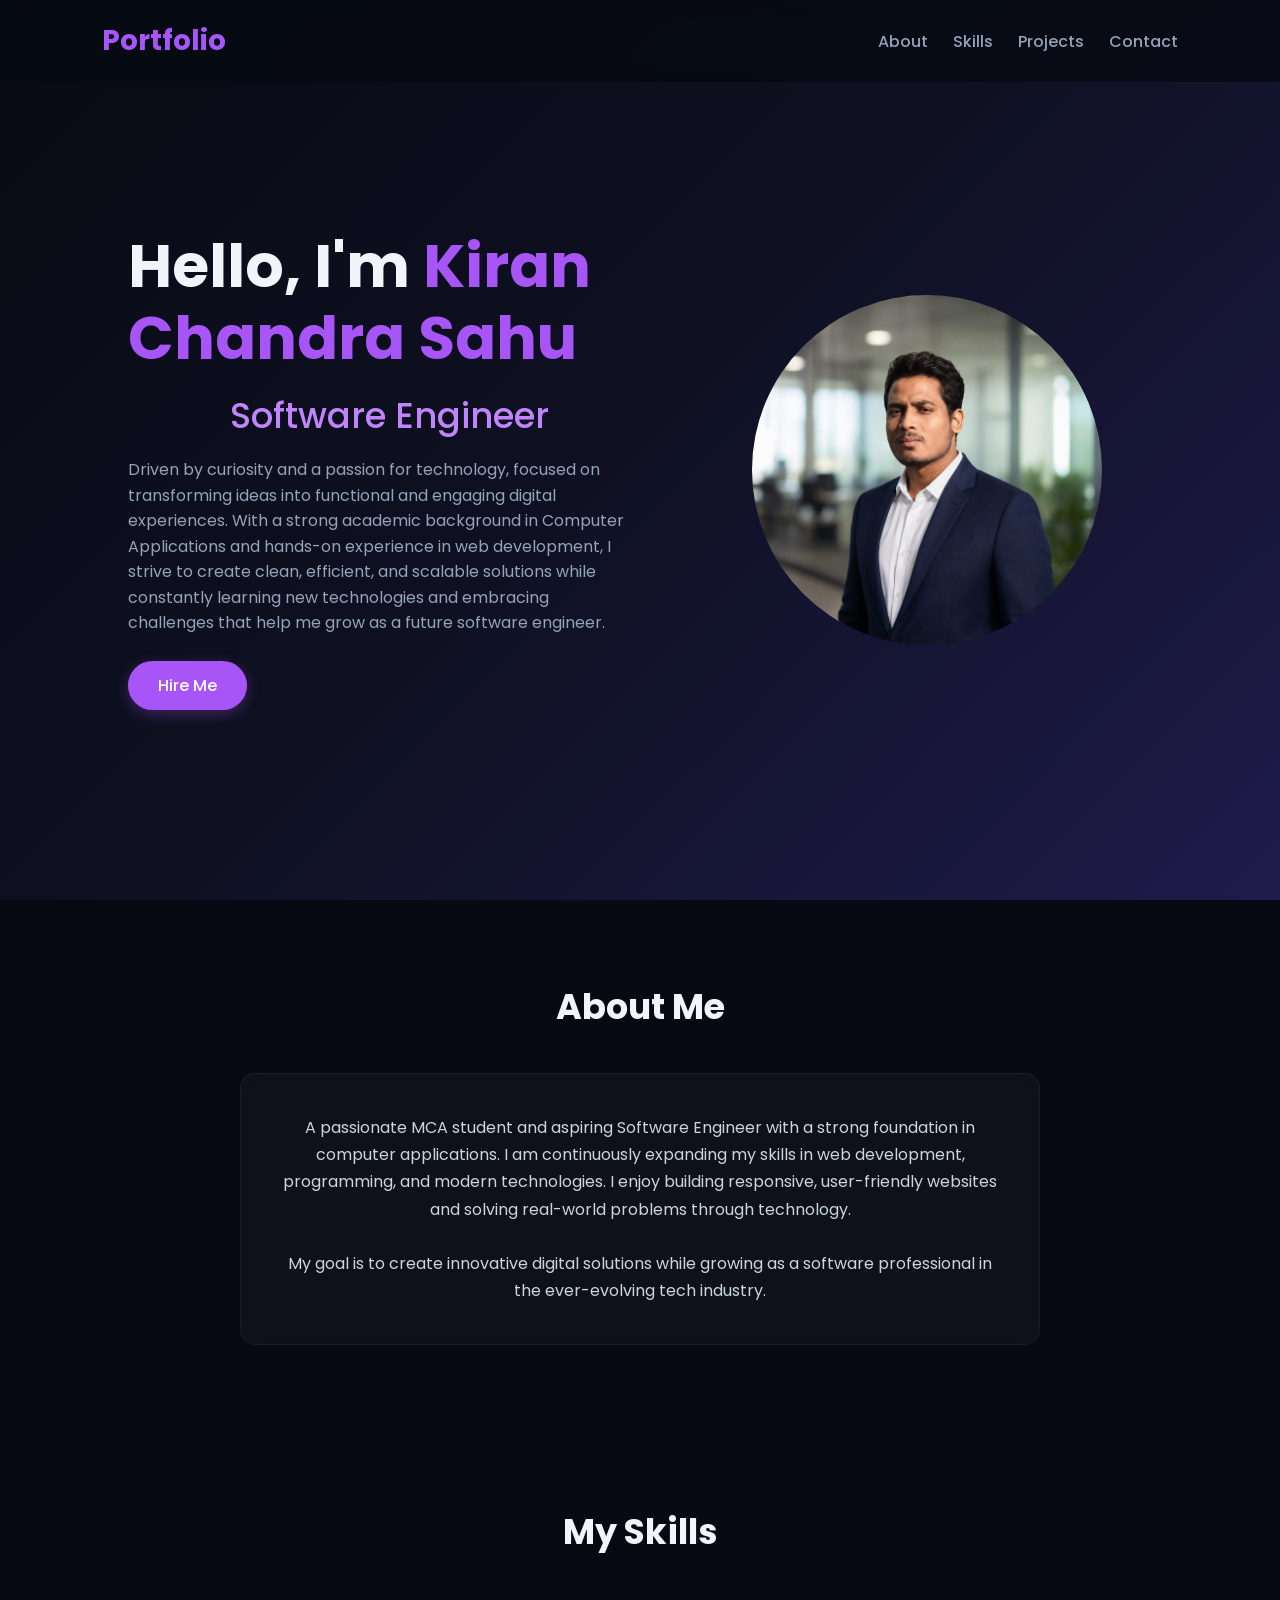
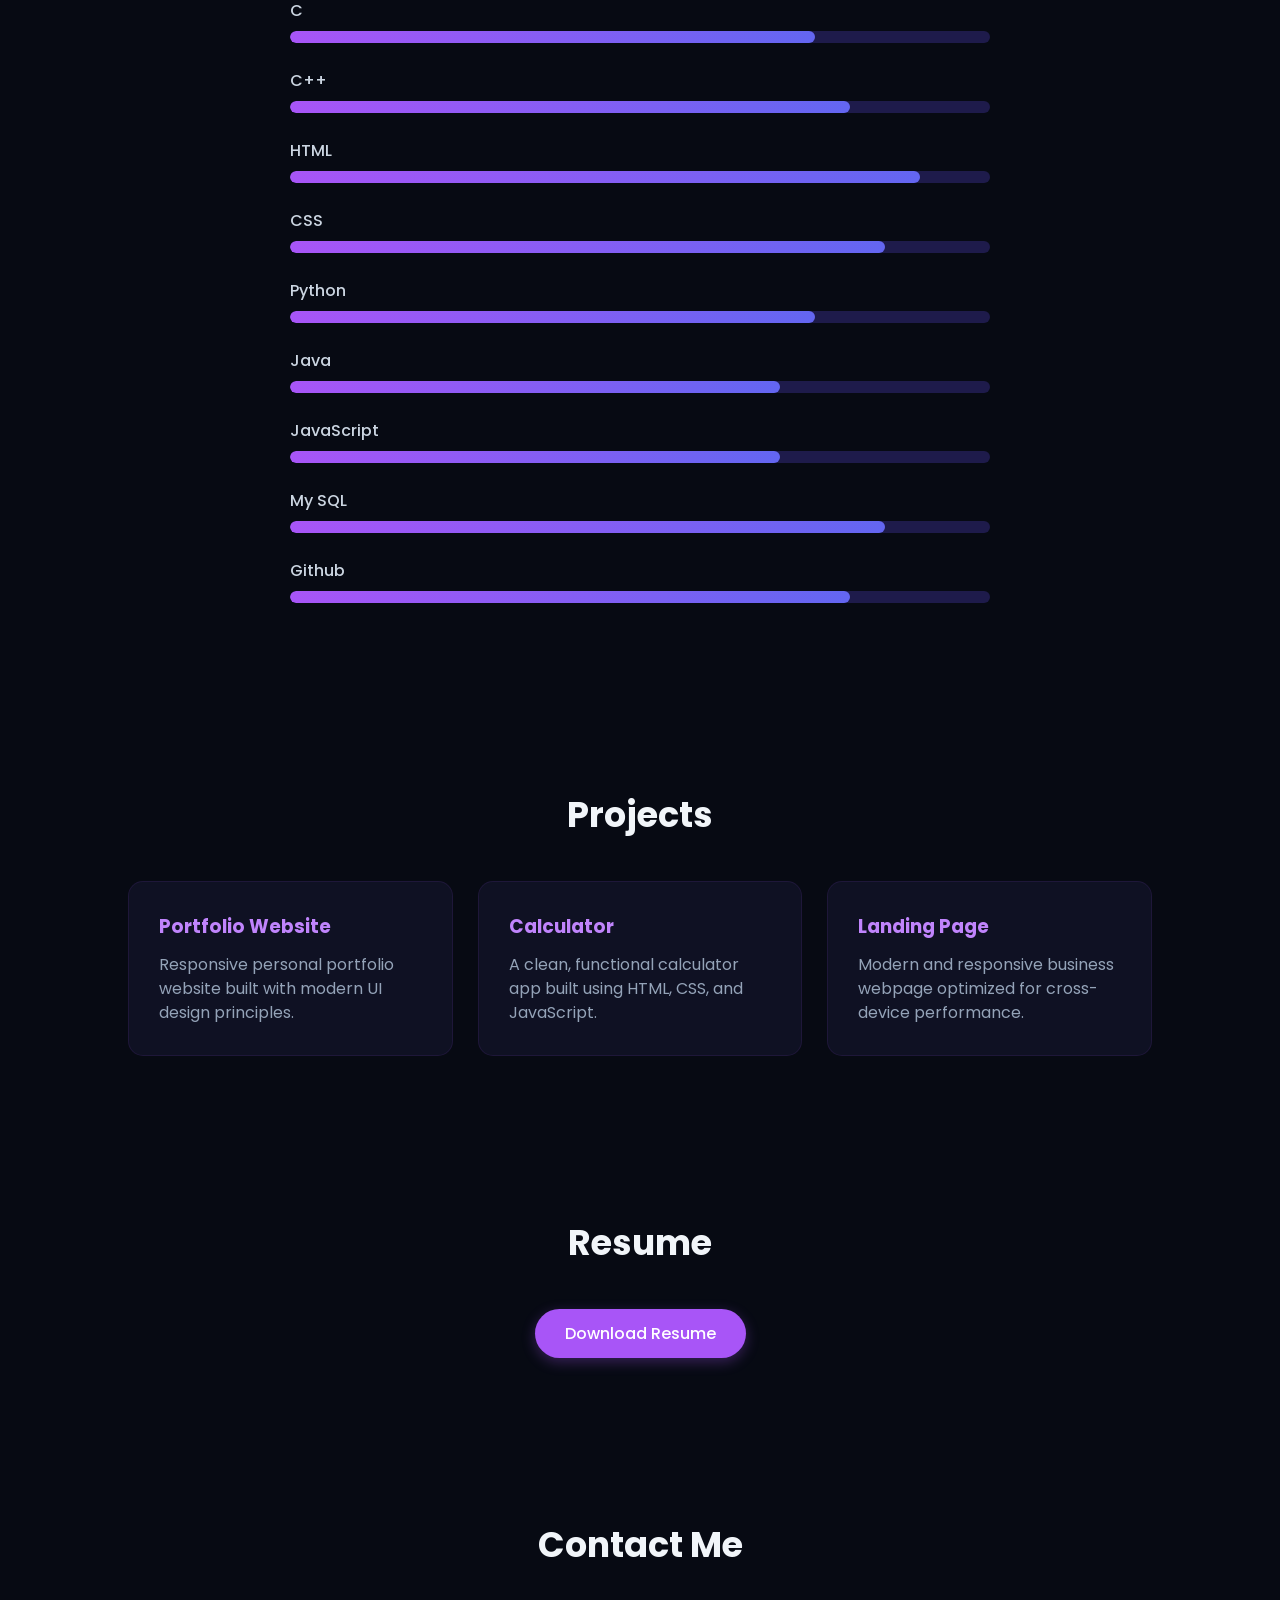
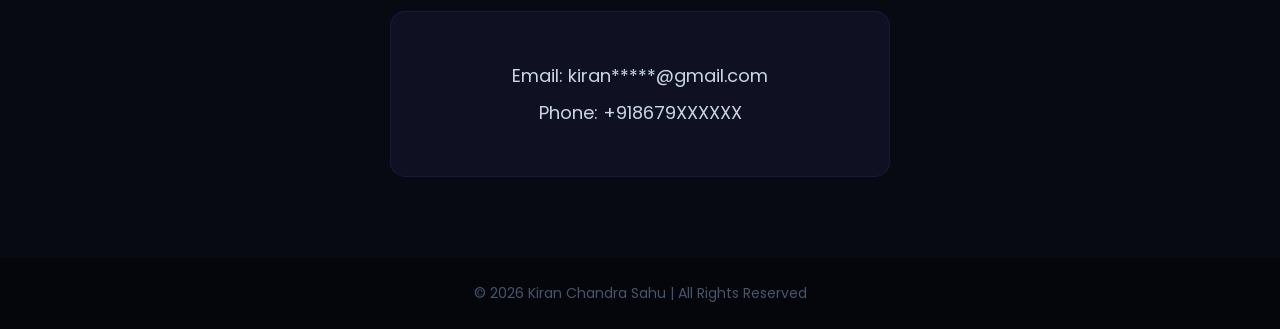
<file: CODSOFT/Task1/index.html>
<!DOCTYPE html>
<html lang="en">
<head>
    <meta charset="UTF-8">
    <meta name="viewport" content="width=device-width, initial-scale=1.0">
    <title>My Portfolio</title>
    <link rel="stylesheet" href="style.css">
    <link href="https://fonts.googleapis.com/css2?family=Poppins:wght@300;400;500;600;700&display=swap" rel="stylesheet">
</head>
<body>

    <header>
        <div class="logo">Portfolio</div>
        <nav>
            <a href="#about">About</a>
            <a href="#skills">Skills</a>
            <a href="#projects">Projects</a>
            <a href="#contact">Contact</a>
        </nav>
    </header>

    <section class="hero">
        <div class="hero-text">
            <h1>Hello, I'm <span>Kiran Chandra Sahu</span></h1>
            <h2>Software Engineer</h2>
            <p>
                Driven by curiosity and a passion for technology, focused on transforming
                ideas into functional and engaging digital experiences. With a strong
                academic background in Computer Applications and hands-on experience in
                web development, I strive to create clean, efficient, and scalable
                solutions while constantly learning new technologies and embracing
                challenges that help me grow as a future software engineer.
            </p>
            <a href="#contact" class="btn">Hire Me</a>
        </div>
        <div class="hero-image">
            <img src="img.jpeg" alt="Kiran Chandra Sahu">
        </div>
    </section>

    <section id="about" class="about">
        <h2>About Me</h2>
        <div class="about-card">
            <p>
                A passionate MCA student and aspiring Software Engineer with a
                strong foundation in computer applications. I am continuously expanding
                my skills in web development, programming, and modern technologies.
                I enjoy building responsive, user-friendly websites and solving
                real-world problems through technology.
                <br><br>
                My goal is to create innovative digital solutions while growing as a
                software professional in the ever-evolving tech industry.
            </p>
        </div>
    </section>

    <section id="skills" class="skills">
        <h2>My Skills</h2>
        <div class="skills-container">
            <div class="skill">
                <p>C</p>
                <div class="bar"><span class="c"></span></div>
            </div>

            <div class="skill">
                <p>C++</p>
                <div class="bar"><span class="cpp"></span></div>
            </div>

            <div class="skill">
                <p>HTML</p>
                <div class="bar"><span class="html"></span></div>
            </div>

            <div class="skill">
                <p>CSS</p>
                <div class="bar"><span class="css"></span></div>
            </div>

            <div class="skill">
                <p>Python</p>
                <div class="bar"><span class="python"></span></div>
            </div>

            <div class="skill">
                <p>Java</p>
                <div class="bar"><span class="java"></span></div>
            </div>

            <div class="skill">
                <p>JavaScript</p>
                <div class="bar"><span class="js"></span></div>
            </div>

            <div class="skill">
                <p>My SQL</p>
                <div class="bar"><span class="mysql"></span></div>
            </div>

            <div class="skill">
                <p>Github</p>
                <div class="bar"><span class="github"></span></div>
            </div>
        </div>
    </section>

    <section id="projects" class="projects">
        <h2>Projects</h2>
        <div class="project-container">
            <div class="project-card">
                <h3>Portfolio Website</h3>
                <p>Responsive personal portfolio website built with modern UI design principles.</p>
            </div>
            <div class="project-card">
                <h3>Calculator</h3>
                <p>A clean, functional calculator app built using HTML, CSS, and JavaScript.</p>
            </div>
            <div class="project-card">
                <h3>Landing Page</h3>
                <p>Modern and responsive business webpage optimized for cross-device performance.</p>
            </div>
        </div>
    </section>

    <section class="resume">
        <h2>Resume</h2>
        <a href="Resume.pdf" class="btn" download>
            Download Resume
        </a>
    </section>

    <section id="contact" class="contact">
        <h2>Contact Me</h2>
        <div class="contact-box">
            <p>Email: kiran*****@gmail.com</p>
            <p>Phone: +918679XXXXXX</p>
        </div>
    </section>

    <footer>
        <p>&copy; 2026 Kiran Chandra Sahu | All Rights Reserved</p>
    </footer>

</body>
</html>
</file>
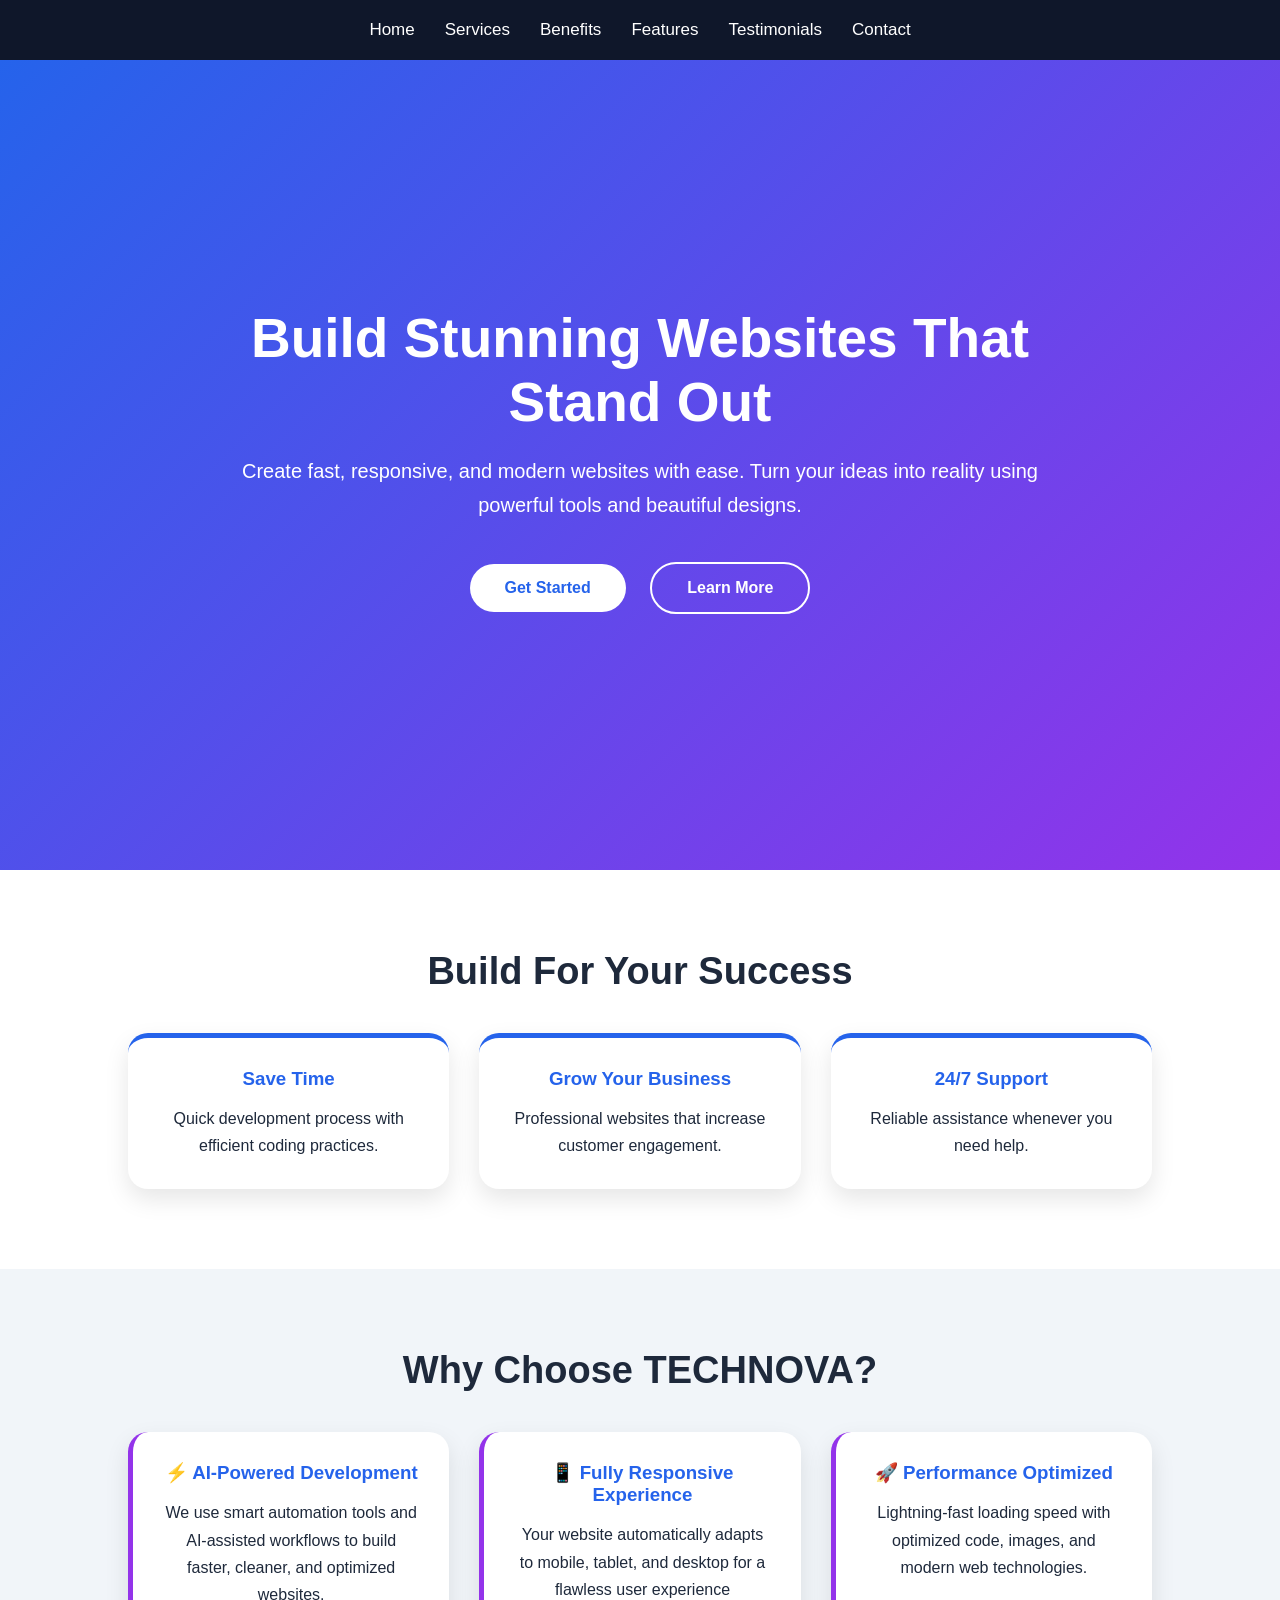
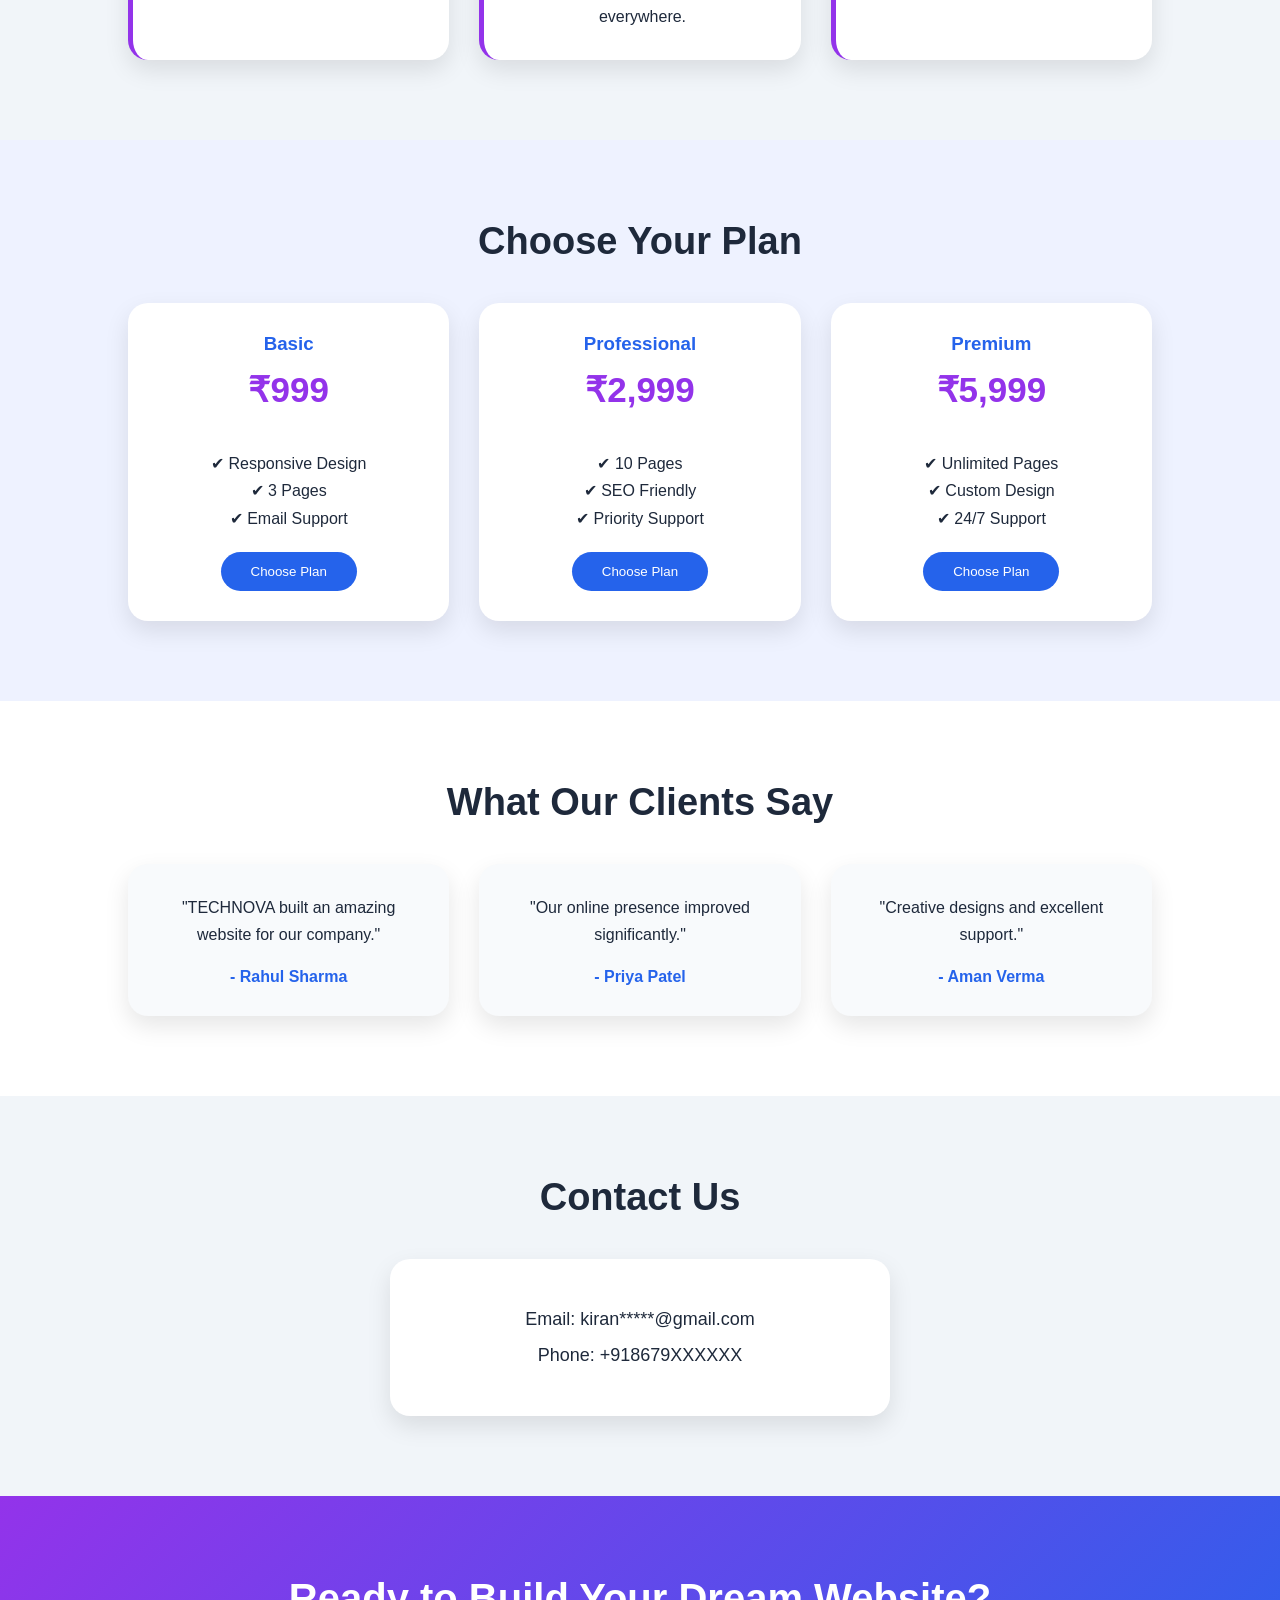
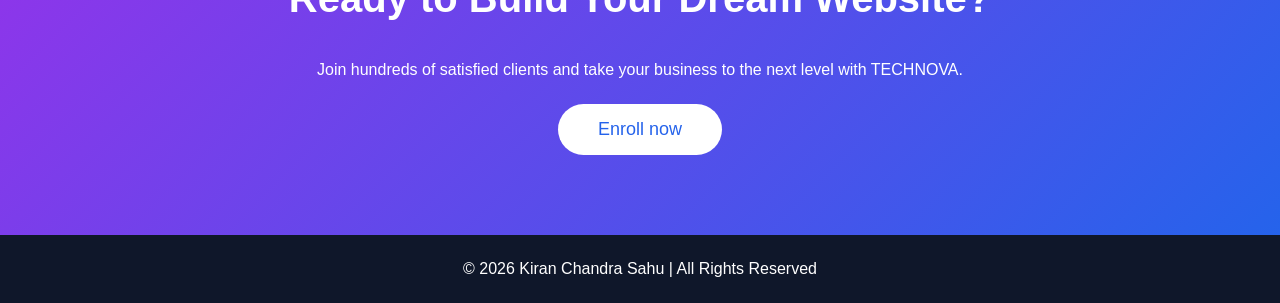
<file: CODSOFT/Task2/index.html>
<!DOCTYPE html>
<html lang="en">

<head>
    <meta charset="UTF-8">
    <meta name="viewport" content="width=device-width, initial-scale=1.0">
    <title>Creative Landing Page By Kiran</title>

    <link rel="stylesheet" href="style.css">
</head>

<body>

    <nav>
        <a href="#home">Home</a>
        <a href="#services">Services</a>
        <a href="#benefits">Benefits</a>
        <a href="#features">Features</a>
        <a href="#testimonials">Testimonials</a>
        <a href="#contact">Contact</a>
    </nav>

    <section class="hero">
    <div class="hero-content">
        <h1>Build Stunning Websites That Stand Out</h1>

        <p>
            Create fast, responsive, and modern websites with ease.
            Turn your ideas into reality using powerful tools and beautiful designs.
        </p>

        <div class="hero-buttons">
            <a href="#get-started" class="btn btn-primary">Get Started</a>
            <a href="#learn-more" class="btn btn-secondary">Learn More</a>
        </div>
    </div>
</section>

    <section class="benefits" id="benefits">
        <h2>Build For Your Success</h2>

        <div class="cards">

            <div class="card">
                <h3>Save Time</h3>
                <p>Quick development process with efficient coding practices.</p>
            </div>

            <div class="card">
                <h3>Grow Your Business</h3>
                <p>Professional websites that increase customer engagement.</p>
            </div>

            <div class="card">
                <h3>24/7 Support</h3>
                <p>Reliable assistance whenever you need help.</p>
            </div>

        </div>
    </section>

    <section class="features" id="features">

    <h2>Why Choose TECHNOVA?</h2>

    <div class="cards">

        <div class="card">
            <h3>⚡ AI-Powered Development</h3>
            <p>
                We use smart automation tools and AI-assisted workflows
                to build faster, cleaner, and optimized websites.
            </p>
        </div>

        <div class="card">
            <h3>📱 Fully Responsive Experience</h3>
            <p>
                Your website automatically adapts to mobile, tablet,
                and desktop for a flawless user experience everywhere.
            </p>
        </div>

        <div class="card">
            <h3>🚀 Performance Optimized</h3>
            <p>
                Lightning-fast loading speed with optimized code,
                images, and modern web technologies.
            </p>
        </div>

    </div>

</section>

    <section class="services" id="services">

    <h2>Choose Your Plan</h2>

    <div class="cards">

        <div class="card">
            <h3>Basic</h3>
            <h2>₹999</h2>
            <p>✔ Responsive Design</p>
            <p>✔ 3 Pages</p>
            <p>✔ Email Support</p>
            <button>Choose Plan</button>
        </div>

        <div class="card">
            <h3>Professional</h3>
            <h2>₹2,999</h2>
            <p>✔ 10 Pages</p>
            <p>✔ SEO Friendly</p>
            <p>✔ Priority Support</p>
            <button>Choose Plan</button>
        </div>

        <div class="card">
            <h3>Premium</h3>
            <h2>₹5,999</h2>
            <p>✔ Unlimited Pages</p>
            <p>✔ Custom Design</p>
            <p>✔ 24/7 Support</p>
            <button>Choose Plan</button>
        </div>

    </div>

</section>

    <section class="testimonials" id="testimonials">
        <h2>What Our Clients Say</h2>

        <div class="cards">

            <div class="card">
                <p>"TECHNOVA built an amazing website for our company."</p>
                <h4>- Rahul Sharma</h4>
            </div>

            <div class="card">
                <p>"Our online presence improved significantly."</p>
                <h4>- Priya Patel</h4>
            </div>

            <div class="card">
                <p>"Creative designs and excellent support."</p>
                <h4>- Aman Verma</h4>
            </div>

        </div>
    </section>

    <section id="contact" class="contact">
        <h2>Contact Us</h2>

        <div class="contact-box">
            <p>Email: kiran*****@gmail.com</p>
            <p>Phone: +918679XXXXXX</p>
        </div>
    </section>

    <section class="cta">
        <h2>Ready to Build Your Dream Website?</h2>
        <p>
            Join hundreds of satisfied clients and take your business
            to the next level with TECHNOVA.
        </p>

        <button type="button">Enroll now</button>
    </section>

<footer>
        <p>&copy; 2026 Kiran Chandra Sahu | All Rights Reserved</p>
    </footer>

</body>
</html>
</file>
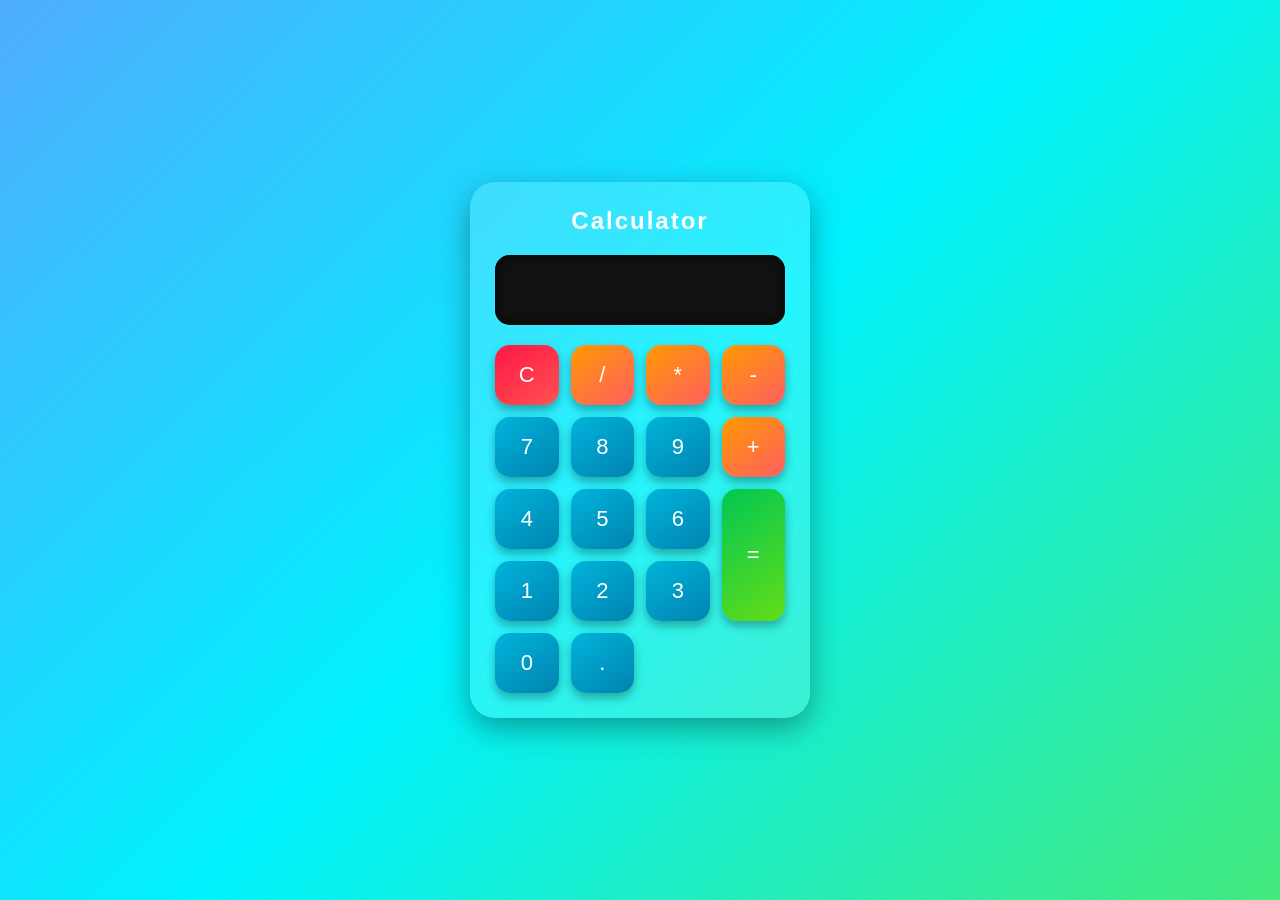
<file: CODSOFT/Task3/index.html>
<!DOCTYPE html>
<html lang="en">
<head>
    <meta charset="UTF-8">
    <meta name="viewport" content="width=device-width, initial-scale=1.0">
    <title>Modern Calculator</title>
    <link rel="stylesheet" href="style.css">
</head>
<body>

<div class="calculator">
    <h2>Calculator</h2>

    <input type="text" id="display" disabled>

    <div class="buttons">
        <button class="clear">C</button>
        <button class="operator">/</button>
        <button class="operator">*</button>
        <button class="operator">-</button>

        <button>7</button>
        <button>8</button>
        <button>9</button>
        <button class="operator">+</button>

        <button>4</button>
        <button>5</button>
        <button>6</button>
        <button class="equal">=</button>

        <button>1</button>
        <button>2</button>
        <button>3</button>
        <button>0</button>

        <button>.</button>
    </div>
</div>

<script src="script.js"></script>

</body>
</html>
</file>
<file: CODSOFT/Task1/style.css>
*{
    margin:0;
    padding:0;
    box-sizing:border-box;
    font-family:'Poppins',sans-serif;
}

html {
    scroll-behavior: smooth;
    scroll-padding-top: 90px; 
}

body{
    background:#070a13; 
    color:#f1f5f9;     
}

header{
    display:flex;
    justify-content:space-between;
    align-items:center;
    padding:20px 8%;
    position:fixed;
    width:100%;
    top:0;
    left:0;
    background:rgba(7, 10, 19, 0.8); 
    backdrop-filter:blur(10px);
    z-index: 1000; 
}

.logo{
    font-size:28px;
    font-weight:700;
    color: #a855f7;
}

nav{
    display: flex;
    align-items: center;
}

nav a{
    color:#94a3b8; 
    text-decoration:none;
    margin-left:25px;
    transition:.3s;
    font-weight: 500;
}

nav a:hover{
    color:#a855f7;
}

.hero {
    min-height: 100vh;
    display: flex;
    justify-content: center; 
    align-items: center;
    gap: 5%; 
    padding: 120px 10% 80px 10%;
    background: linear-gradient(
        135deg,
        #070a13,
        #0f1123,
        #1e1b4b
    ); 
}

.hero-text {
    flex: 1;
    max-width: 600px;
    text-align: left; 
}

.hero-image {
    flex: 1;
    display: flex;
    justify-content: center;
    max-width: 450px;
}

.hero-text h1{
    font-size:60px;
    line-height: 1.2;
}

.hero-text span{
    color:#a855f7;
}

.hero-text h2{
    margin:15px 0;
    color:#c084fc; 
    font-weight: 500;
}

.hero-text p{
    max-width:500px;
    margin-bottom:25px;
    line-height: 1.6;
    color: #94a3b8;
}

.hero-image img{
    width:350px;
    height: 350px;
    object-fit: cover;
    border-radius:50%;
    /* border:5px solid #a855f7; */
    /* box-shadow:0 0 40px rgba(168, 85, 247, 0.4);  */
}

.btn{
    display:inline-block;
    background:#a855f7; 
    color:white;
    text-decoration:none;
    padding:12px 30px;
    border-radius:30px;
    transition:.3s;
    border: none;
    cursor: pointer;
    font-weight: 500;
    box-shadow: 0 4px 14px rgba(168, 85, 247, 0.3);
}

.btn:hover{
    transform:translateY(-5px);
    background:#9333ea;
    box-shadow: 0 6px 20px rgba(168, 85, 247, 0.5);
}

section{
    padding:80px 10%;
}

h2{
    text-align:center;
    margin-bottom:40px;
    font-size:35px;
    color: #f1f5f9;
}

.about-card{
    background:rgba(255, 255, 255, 0.03);
    padding:40px;
    border-radius:15px;
    backdrop-filter:blur(10px);
    text-align:center;
    max-width: 800px;
    margin: 0 auto;
    line-height: 1.7;
    color: #cbd5e1;
    border: 1px solid rgba(255, 255, 255, 0.05);
}

.skills-container {
    max-width: 700px;
    margin: 0 auto;
}

.skill{
    margin:25px 0;
}

.skill p {
    margin-bottom: 8px;
    font-weight: 500;
    color: #cbd5e1;
}

.bar{
    width:100%;
    height:12px;
    background:#1e1b4b; 
    border-radius:20px;
    overflow: hidden;
}

.bar span{
    display:block;
    height:100%;
    border-radius:20px;
    background: linear-gradient(90deg, #a855f7, #6366f1); 
}

.c{ width: 75%; }
.cpp{ width: 80%; }
.html{ width:90%; }
.css{ width:85%; }
.python{ width: 75%; }
.java{ width: 70%; }
.js{ width:70%; }
.mysql{ width: 85%; }
.github{ width: 80%; }

.project-container{
    display:grid;
    grid-template-columns:repeat(auto-fit,minmax(280px,1fr));
    gap:25px;
    max-width: 1100px;
    margin: 0 auto;
}

.project-card{
    background:#0f1123; 
    padding:30px;
    border-radius:15px;
    transition:.4s;
    border: 1px solid rgba(168, 85, 247, 0.1); 
}

.project-card h3 {
    margin-bottom: 12px;
    color: #c084fc;
}

.project-card p {
    color: #94a3b8;
    line-height: 1.5;
}

.project-card:hover{
    transform:translateY(-10px);
    box-shadow:0 10px 25px rgba(168, 85, 247, 0.2);
    border-color: rgba(168, 85, 247, 0.4);
}

.resume{
    text-align:center;
}

.contact-box{
    background:#0f1123;
    padding:40px;
    border-radius:15px;
    text-align:center;
    max-width: 500px;
    margin: 0 auto;
    border: 1px solid rgba(168, 85, 247, 0.1);
}

.contact-box p {
    margin: 10px 0;
    font-size: 18px;
    color: #cbd5e1;
}

footer{
    background:#04060c;
    text-align:center;
    padding:25px;
    color: #475569;
    font-size: 14px;
    border-top: 1px solid rgba(255, 255, 255, 0.02);
}

@media(max-width:768px){
    header {
        flex-direction: column;
        padding: 15px;
        background: rgba(7, 10, 19, 0.95);
    }

    nav {
        margin-top: 15px;
        flex-wrap: wrap;
        justify-content: center;
    }

    nav a {
        margin: 5px 12px;
    }

    .hero{
        flex-direction:column-reverse; 
        text-align:center;
        padding-top: 180px;
        gap: 30px;
    }

    .hero-text {
        text-align: center;
    }

    .hero-text h1{
        font-size:40px;
    }

    .hero-text p {
        margin: 0 auto 25px auto;
    }

    .hero-image img{
        width:250px;
        height:250px;
        margin-bottom:10px;
    }
}
</file>
<file: CODSOFT/Task2/style.css>
*{
    margin:0;
    padding:0;
    box-sizing:border-box;
    font-family:'Poppins',sans-serif;
}

html{
    scroll-behavior:smooth;
}

body{
    background:#f8fafc;
    color:#1e293b;
}

section{
    padding:80px 10%;
}

h2{
    text-align:center;
    font-size:38px;
    margin-bottom:40px;
}

nav{
    background:#0f172a;
    padding:20px;
    display:flex;
    justify-content:center;
    gap:30px;
    position:sticky;
    top:0;
    z-index:100;
}

nav a{
    color:white;
    text-decoration:none;
    font-size:17px;
    transition:.3s;
}

nav a:hover{
    color:#38bdf8;
}

.hero{
    min-height:90vh;
    display:flex;
    justify-content:center;
    align-items:center;
    text-align:center;
    background:linear-gradient(135deg,#2563eb,#9333ea);
    color:white;
}

.hero-content{
    max-width:800px;
}

.hero h1{
    font-size:55px;
    margin-bottom:20px;
}

.hero p{
    font-size:20px;
    line-height:1.7;
}

.hero-buttons{
    margin-top:30px;
}

.btn{
    display:inline-block;
    padding:15px 35px;
    border-radius:50px;
    text-decoration:none;
    margin:10px;
    font-weight:bold;
}

.btn-primary{
    background:white;
    color:#2563eb;
}

.btn-secondary{
    border:2px solid white;
    color:white;
}

.benefits{
    background:#ffffff;
}

.benefits .card{
    border-top:5px solid #2563eb;
}

.features{
    background:#f1f5f9;
}

.features .card{
    border-left:5px solid #9333ea;
}

.cards{
    display:grid;
    grid-template-columns:repeat(auto-fit,minmax(280px,1fr));
    gap:30px;
}

.card{
    background:white;
    padding:30px;
    border-radius:20px;
    text-align:center;
    box-shadow:0 10px 25px rgba(0,0,0,.1);
    transition:.3s;
}

.card:hover{
    transform:translateY(-10px);
}

.card h3{
    color:#2563eb;
    margin-bottom:15px;
}

.card p{
    line-height:1.7;
}

.services{
    background:#eef2ff;
}

.services .card h2{
    color:#9333ea;
    font-size:35px;
}

.services button{
    margin-top:20px;
    padding:12px 30px;
    background:#2563eb;
    color:white;
    border:none;
    border-radius:30px;
    cursor:pointer;
}

.services button:hover{
    background:#1d4ed8;
}

.testimonials{
    background:white;
}

.testimonials .card{
    background:#f8fafc;
}

.testimonials h4{
    margin-top:20px;
    color:#2563eb;
}

.contact{
    background:#f1f5f9;
    text-align:center;
}

.contact-box{
    max-width:500px;
    margin:auto;
    background:white;
    padding:35px;
    border-radius:20px;
    box-shadow:0 10px 25px rgba(0,0,0,.1);
}

.contact-box p{
    font-size:18px;
    margin:15px;
}

.cta{
    text-align:center;
    background:linear-gradient(135deg,#9333ea,#2563eb);
    color:white;
}

.cta h2{
    font-size:40px;
}

.cta button{
    margin-top:25px;
    padding:15px 40px;
    border:none;
    border-radius:50px;
    background:white;
    color:#2563eb;
    font-size:18px;
    cursor:pointer;
}

.register{
    background:#f8fafc;
}

.register-box{
    max-width:500px;
    margin:auto;
    background:white;
    padding:40px;
    border-radius:20px;
    box-shadow:0 10px 30px rgba(0,0,0,.15);
}

.register-box h2{
    color:#2563eb;
}

.form-group{
    margin-bottom:20px;
}

.form-group label{
    display:block;
    margin-bottom:8px;
    font-weight:bold;
}

.form-group input{
    width:100%;
    padding:14px;
    border:1px solid #ddd;
    border-radius:10px;
    outline:none;
}

.form-group input:focus{
    border-color:#2563eb;
}

.register button{
    width:100%;
    padding:15px;
    background:#2563eb;
    color:white;
    border:none;
    border-radius:30px;
    cursor:pointer;
}

.register button:hover{
    background:#1d4ed8;
}

.login-link{
    margin-top:20px;
    text-align:center;
}

.login-link a{
    color:#2563eb;
}

footer{
    background:#0f172a;
    color:white;
    text-align:center;
    padding:25px;
}

@media(max-width:768px){

nav{
    flex-wrap:wrap;
}

.hero h1{
    font-size:35px;
}

.hero p{
    font-size:16px;
}

section{
    padding:50px 5%;
}

.cta h2{
    font-size:30px;
}
}
</file>
<file: CODSOFT/Task3/style.css>
*{
    margin:0;
    padding:0;
    box-sizing:border-box;
    font-family:Arial, Helvetica, sans-serif;
}

body{
    height:100vh;
    display:flex;
    justify-content:center;
    align-items:center;
    background:linear-gradient(135deg,#4facfe,#00f2fe,#43e97b);
}

.calculator{
    width:340px;
    padding:25px;
    border-radius:25px;
    background:rgba(255,255,255,0.15);
    backdrop-filter:blur(12px);
    box-shadow:0 10px 30px rgba(0,0,0,.35);
}

.calculator h2{
    text-align:center;
    color:white;
    margin-bottom:20px;
    letter-spacing:2px;
}

#display{
    width:100%;
    height:70px;
    border:none;
    outline:none;
    border-radius:15px;
    background:#111;
    color:#00ffcc;
    font-size:30px;
    text-align:right;
    padding:15px;
    margin-bottom:20px;
    box-shadow:inset 0 0 10px black;
}

.buttons{
    display:grid;
    grid-template-columns:repeat(4,1fr);
    gap:12px;
}

button{
    height:60px;
    border:none;
    border-radius:15px;
    font-size:22px;
    cursor:pointer;
    color:white;
    background:linear-gradient(145deg,#6a11cb,#2575fc);
    transition:.3s;
    box-shadow:0 5px 10px rgba(0,0,0,.3);
}

button:hover{
    transform:translateY(-3px);
    box-shadow:0 10px 20px rgba(0,0,0,.4);
}

button:active{
    transform:scale(.95);
}

.operator{
    background:linear-gradient(145deg,#ff9a00,#ff5e62);
}

.equal{
    background:linear-gradient(145deg,#00c853,#64dd17);
    grid-row:span 2;
    height:132px;
}

.clear{
    background:linear-gradient(145deg,#ff1744,#ff5252);
}

button:nth-child(5),
button:nth-child(6),
button:nth-child(7),
button:nth-child(9),
button:nth-child(10),
button:nth-child(11),
button:nth-child(13),
button:nth-child(14),
button:nth-child(15),
button:nth-child(16),
button:nth-child(17){
    background:linear-gradient(145deg,#00b4db,#0083b0);
}
</file>
